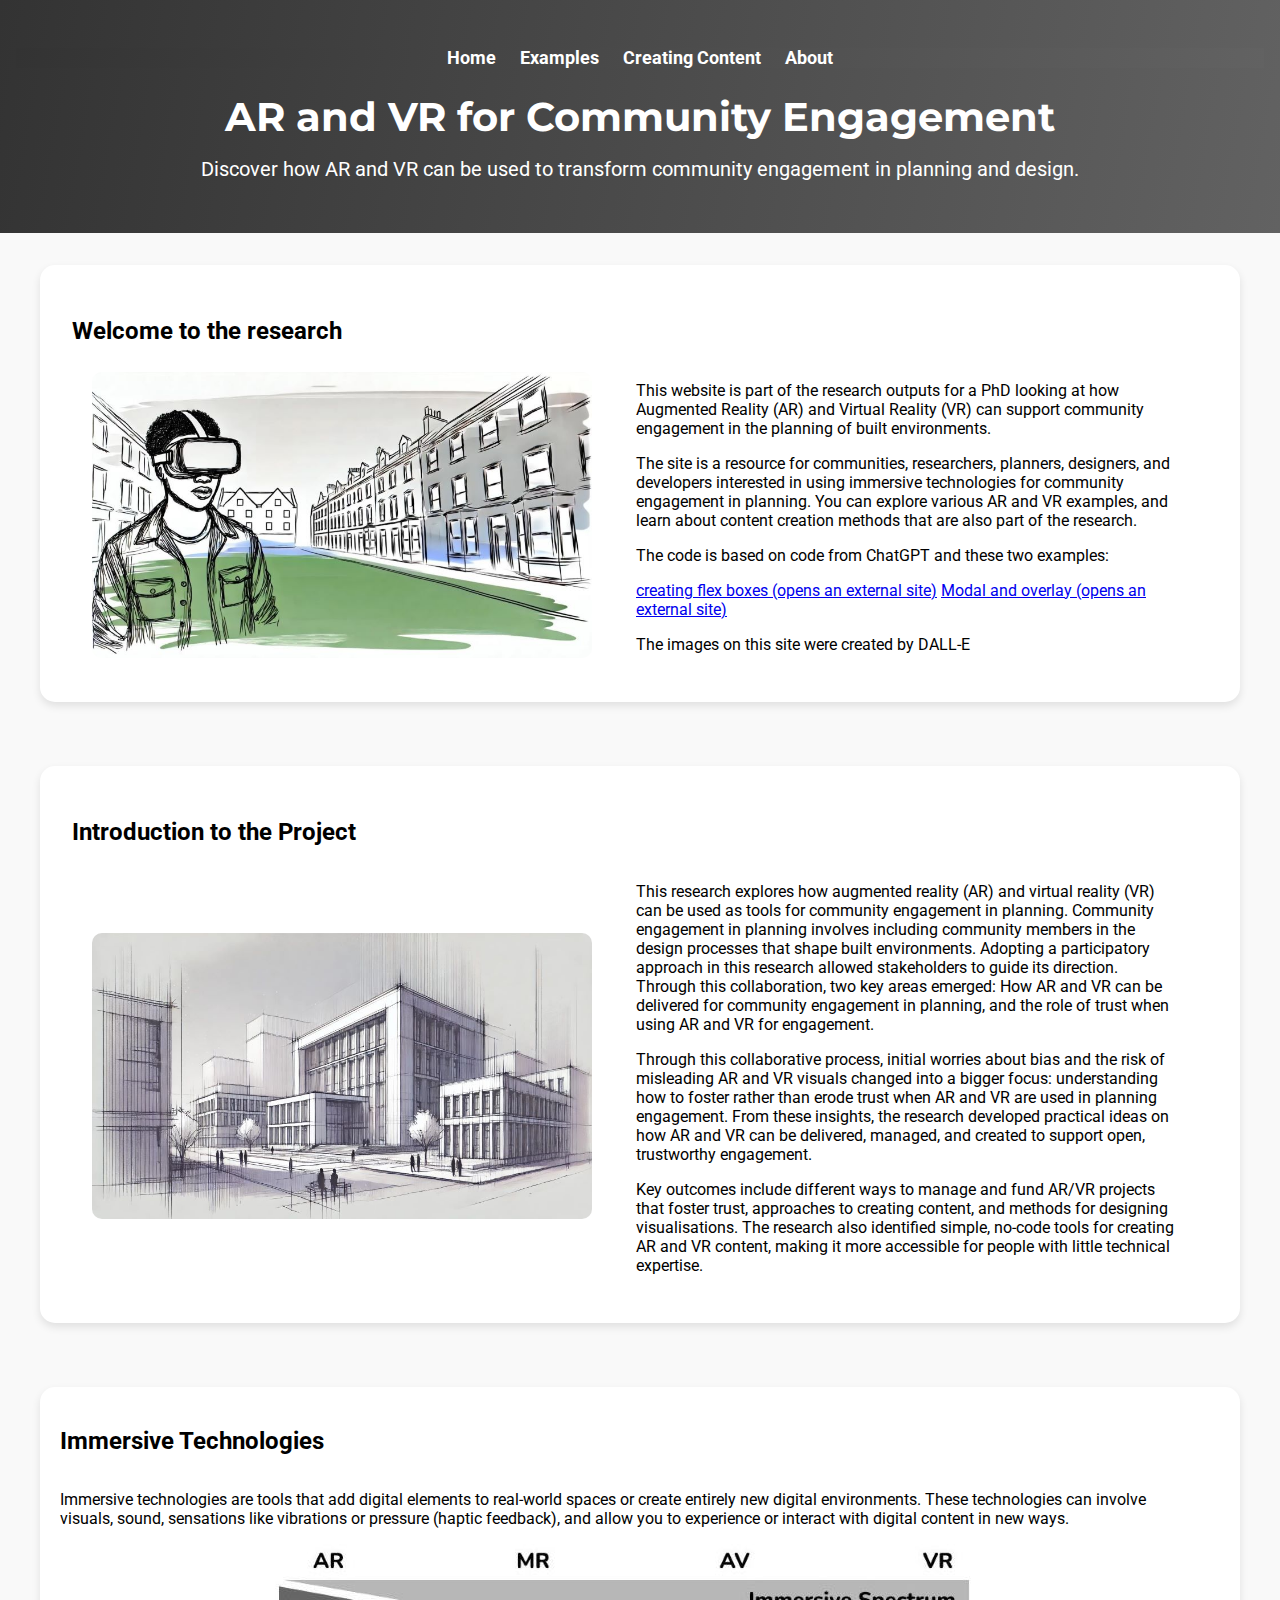
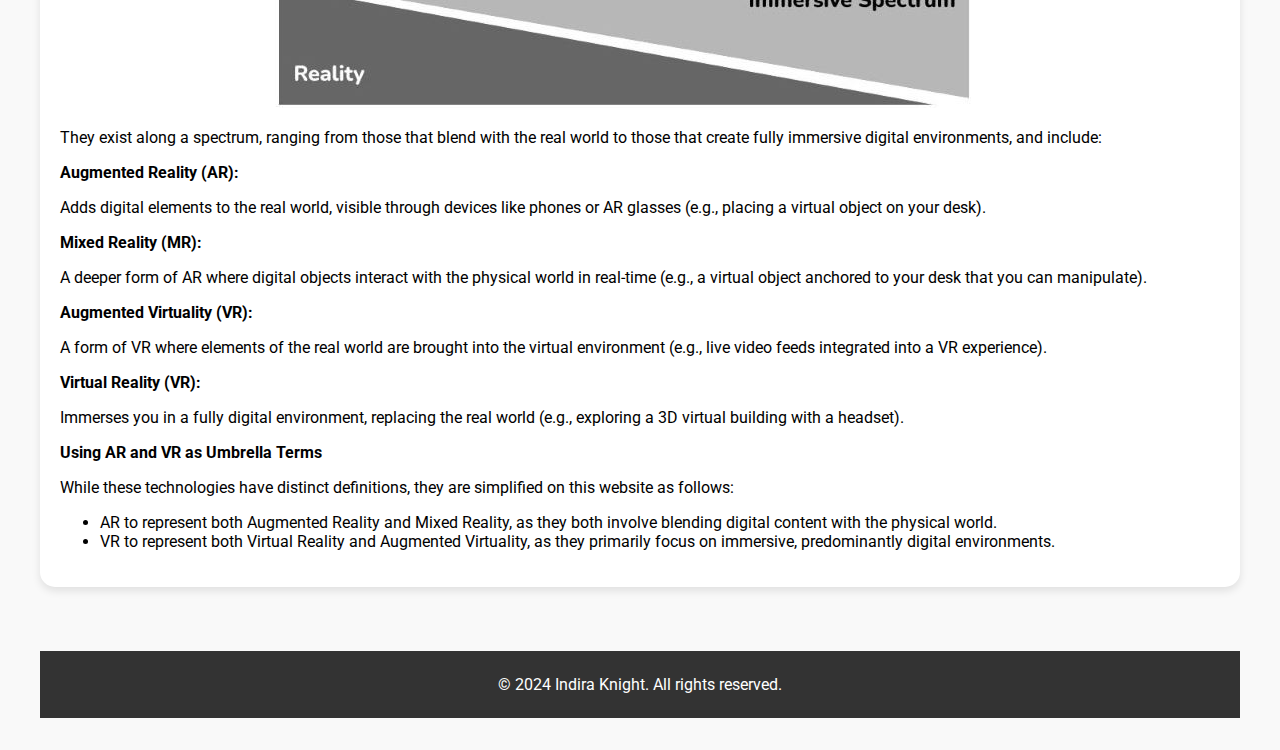
<file: index.html>
<!DOCTYPE html>
<html lang="en">
<head>
    <meta charset="UTF-8">
    <meta name="viewport" content="width=device-width, initial-scale=1.0">
    <title>AR and VR Project Home</title>
    <link rel="stylesheet" href="css/styles.css">
    <link rel="preconnect" href="https://fonts.googleapis.com">
    <link rel="preconnect" href="https://fonts.gstatic.com" crossorigin>
    <link href="https://fonts.googleapis.com/css2?family=Roboto:wght@400;700&display=swap" rel="stylesheet">
    <link href="https://fonts.googleapis.com/css2?family=Montserrat:wght@500;700&display=swap" rel="stylesheet">
    
</head>
<body lang="en">
    <header>
        <nav>
            <ul class="menu">
                <li><a href="index.html">Home</a></li>
                <li><a href="examples.html">Examples</a></li>
                <li><a href="content.html">Creating Content</a></li>
                <li><a href="about.html">About</a></li>
            </ul>
        </nav>
        <h1>AR and VR for Community Engagement</h1>
        <p>Discover how AR and VR can be used to transform community engagement in planning and design.</p>
    </header>

    <main>
        <section class="website-purpose-section">
            <h2>Welcome to the research</h2>
            <div class="content-wrapper">
                <div class="text-content">
                    
                   
                    <p>This website is part of the research outputs for a PhD looking at how Augmented Reality (AR) and Virtual Reality (VR) can support community engagement in the planning of built environments.
                    </p>
                    
                    
                    <p>The site is a resource for communities, researchers, planners, designers, and developers interested in using immersive technologies for community engagement in planning. You can explore various AR and VR examples, and learn about content creation methods that are also part of the research.</p>
                
                    <p>The code is based on code from ChatGPT and these two examples: </p>
                    <a href="https://www.sitepoint.com/community/t/stop-flex-items-matching-the-same-height-as-others/354304/10">creating flex boxes (opens an external site)</a>
                    <a href="https://codepen.io/tytowry/pen/vGrJyO">Modal and overlay (opens an external site)</a>

                    <p>The images on this site were created by DALL-E</p>

                    </div>
                
                <div class="image-content">
                    <img src="images/example2.jpg" alt="A drawing of man wearing a VR headset with building and streets behind him" />
                </div>
            </div>
        </section>
        
        <section class="intro-section">
            <h2>Introduction to the Project</h2>
            <div class="content-wrapper">
                <div class="text-content">
                    <p> This research explores how augmented reality (AR) and virtual reality (VR) can be used as tools for community engagement in planning. Community engagement in planning involves including community members in the design processes that shape built environments. Adopting a participatory approach in this research allowed stakeholders to guide its direction. Through this collaboration, two key areas emerged: How AR and VR can be delivered for community engagement in planning, and the role of trust when using AR and VR for engagement.</p>
                    <p>Through this collaborative process, initial worries about bias and the risk of misleading AR and VR visuals changed into a bigger focus: understanding how to foster rather than erode trust when AR and VR are used in planning engagement. From these insights, the research developed practical ideas on how AR and VR can be delivered, managed, and created to support open, trustworthy engagement.</p>
                    <p>Key outcomes include different ways to manage and fund AR/VR projects that foster trust, approaches to creating content, and methods for designing visualisations. The research also identified simple, no-code tools for creating AR and VR content, making it more accessible for people with little technical expertise.</p>
                </div>
                <div class="image-content">
                    <img src="images/example1.jpg" alt="A drawing of modern university sytle buildings with people walking." />
                </div>
            </div>
        </section>

        <section class="xr-explanation-section">
            <h2>Immersive Technologies</h2>
            
            <div class="content-wrapper">
                <div class="text-content">
                    <p>Immersive technologies are tools that add digital elements to real-world spaces or create entirely new digital environments. These technologies can involve visuals, sound, sensations like vibrations or pressure (haptic feedback), and allow you to experience or interact with digital content in new ways. </p>

                    <img src="images/Slide_library.jpg" alt="An illustration of the immersive spectrum" class="section-header-image" />
                    
                    <p>They exist along a spectrum, ranging from those that blend with the real world to those that create fully immersive digital environments, and include:</p>
                    
                    <h3>Augmented Reality (AR):</h3>
                    <p>
                        Adds digital elements to the real world, visible through devices like phones or AR glasses (e.g., placing a virtual object on your desk).
                    </p>
                    <h3>Mixed Reality (MR):</h3>
                    <p>
                        A deeper form of AR where digital objects interact with the physical world in real-time (e.g., a virtual object anchored to your desk that you can manipulate).
                    </p>
                    <h3>Augmented Virtuality (VR):</h3>
                    <p>
                        A form of VR where elements of the real world are brought into the virtual environment (e.g., live video feeds integrated into a VR experience).
                    </p>
                    <h3>Virtual Reality (VR):</h3>
                    <p>
                        Immerses you in a fully digital environment, replacing the real world (e.g., exploring a 3D virtual building with a headset).
                    </p>
                    <h3>Using AR and VR as Umbrella Terms</h3>
                    <p> While these technologies have distinct definitions, they are simplified on this website as follows: </p>
                    <ul>
                        <li>AR to represent both Augmented Reality and Mixed Reality, as they both involve blending digital content with the physical world.</li>
                        <li>VR to represent both Virtual Reality and Augmented Virtuality, as they primarily focus on immersive, predominantly digital environments.</li>
                    </ul>
                </div>
            </div>
        </section>

    <footer>
        <p>&copy; 2024 Indira Knight. All rights reserved.</p>
    </footer>



</body>
</html>
</file>
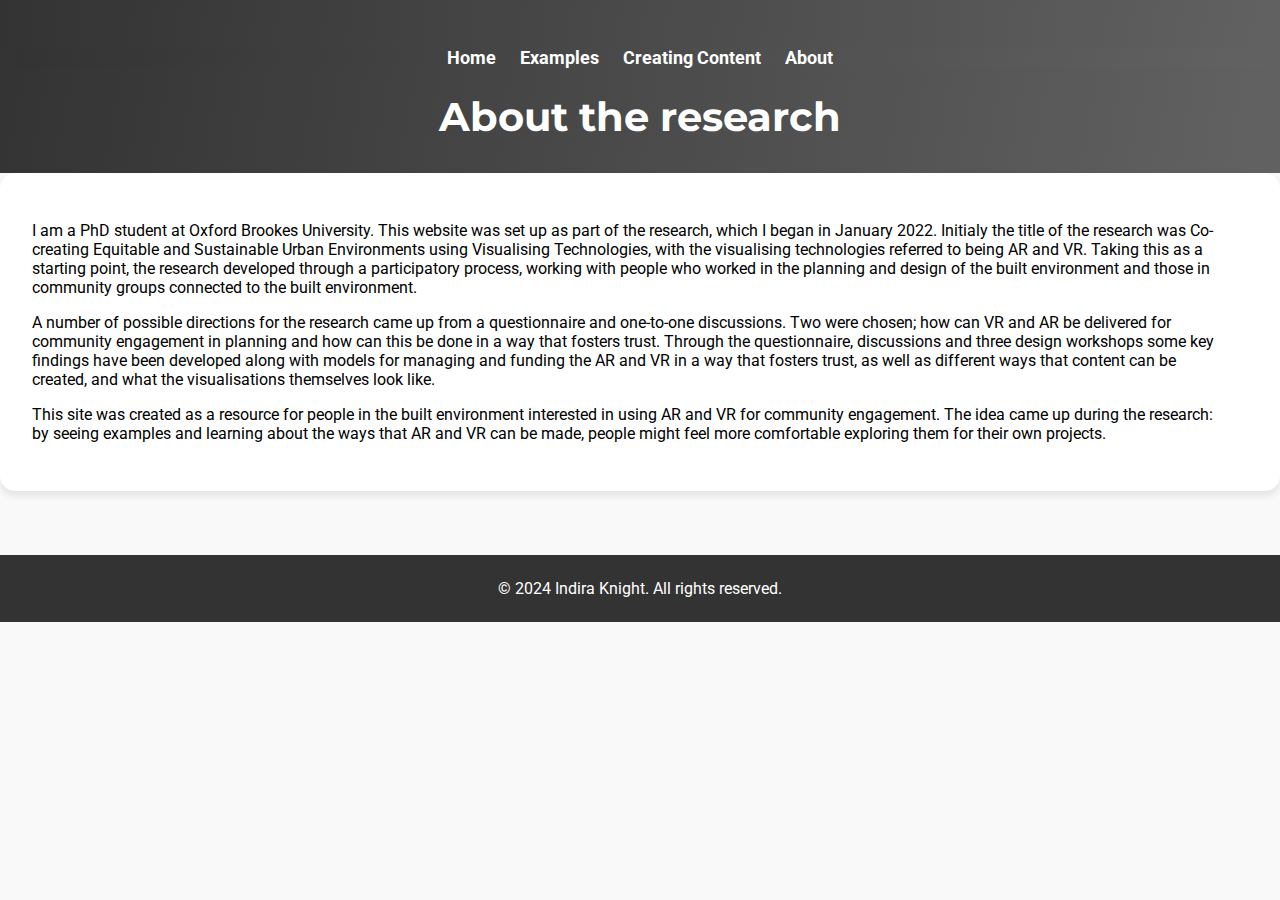
<file: about.html>
<!DOCTYPE html>
<html lang="en">
<head>
    <meta charset="UTF-8">
    <meta name="viewport" content="width=device-width, initial-scale=1.0">
    <title>AR and VR Project Home</title>
    <link rel="stylesheet" href="css/styles.css">
    <link rel="preconnect" href="https://fonts.googleapis.com">
    <link rel="preconnect" href="https://fonts.gstatic.com" crossorigin>
    <link href="https://fonts.googleapis.com/css2?family=Roboto:wght@400;700&display=swap" rel="stylesheet">
    <link href="https://fonts.googleapis.com/css2?family=Montserrat:wght@500;700&display=swap" rel="stylesheet">
    
</head>
<body lang="en">
    <header>
        <nav>
            <ul class="menu">
                <li><a href="index.html">Home</a></li>
                <li><a href="examples.html">Examples</a></li>
                <li><a href="content.html">Creating Content</a></li>
                <li><a href="about.html">About</a></li>
            </ul>
        </nav>
        <h1>About the research</h1>
    </header>

    <section class="website-purpose-section">
        <div class="content-wrapper">
            <div class="text-content">
                
                <p>I am a PhD student at Oxford Brookes University. This website was set up as part of the research, which I began in January 2022.  Initialy the title of the research was Co-creating Equitable and Sustainable Urban Environments using Visualising Technologies, with the visualising technologies referred to being AR and VR. Taking this as a starting point, the research developed through a participatory process, working with people who worked in the planning and design of the built environment and those in community groups connected to the built environment.</p>

                <p>A number of possible directions for the research came up from a questionnaire and one-to-one discussions. Two were chosen; how can VR and AR be delivered for community engagement in planning and how can this be done in a way that fosters trust. Through the questionnaire, discussions and three design workshops some key findings have been developed along with models for managing and funding the AR and VR in a way that fosters trust, as well as different ways that content can be created, and what the visualisations themselves look like.</p>

                <p>This site was created as a resource for people in the built environment interested in using AR and VR for community engagement. The idea came up during the research: by seeing examples and learning about the ways that AR and VR can be made, people might feel more comfortable exploring them for their own projects. </p>

                </div>            
        </div>
    </section>
    <footer>
        <p>&copy; 2024 Indira Knight. All rights reserved.</p>
    </footer>

   

</body>
</html>
</file>
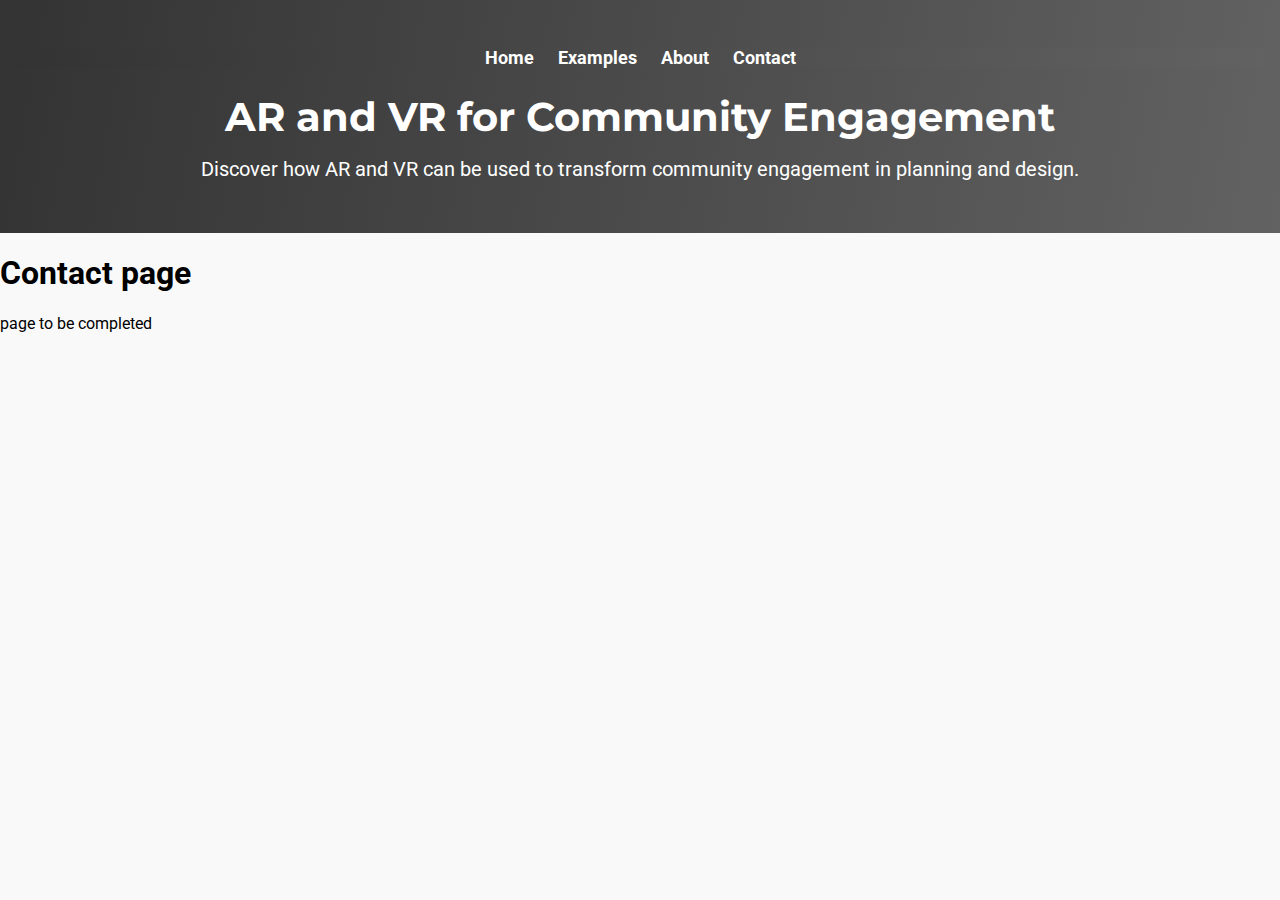
<file: contact.html>
<!DOCTYPE html>
<html lang="en">
<head>
    <meta charset="UTF-8">
    <meta name="viewport" content="width=device-width, initial-scale=1.0">
    <title>AR and VR Project Home</title>
    <link rel="stylesheet" href="css/styles.css">
    <link rel="preconnect" href="https://fonts.googleapis.com">
    <link rel="preconnect" href="https://fonts.gstatic.com" crossorigin>
    <link href="https://fonts.googleapis.com/css2?family=Roboto:wght@400;700&display=swap" rel="stylesheet">
    <link href="https://fonts.googleapis.com/css2?family=Montserrat:wght@500;700&display=swap" rel="stylesheet">
    
</head>
<body lang="en">
    <header>
        <nav>
            <ul class="menu">
                <li><a href="index.html">Home</a></li>
                <li><a href="examples.html">Examples</a></li>
                <li><a href="about.html">About</a></li>
                <li><a href="contact.html">Contact</a></li>
            </ul>
        </nav>
        <h1>AR and VR for Community Engagement</h1>
        <p>Discover how AR and VR can be used to transform community engagement in planning and design.</p>
    </header>

    <h1>Contact page</h1>
    <p>page to be completed</p>

</body>
</html>
</file>
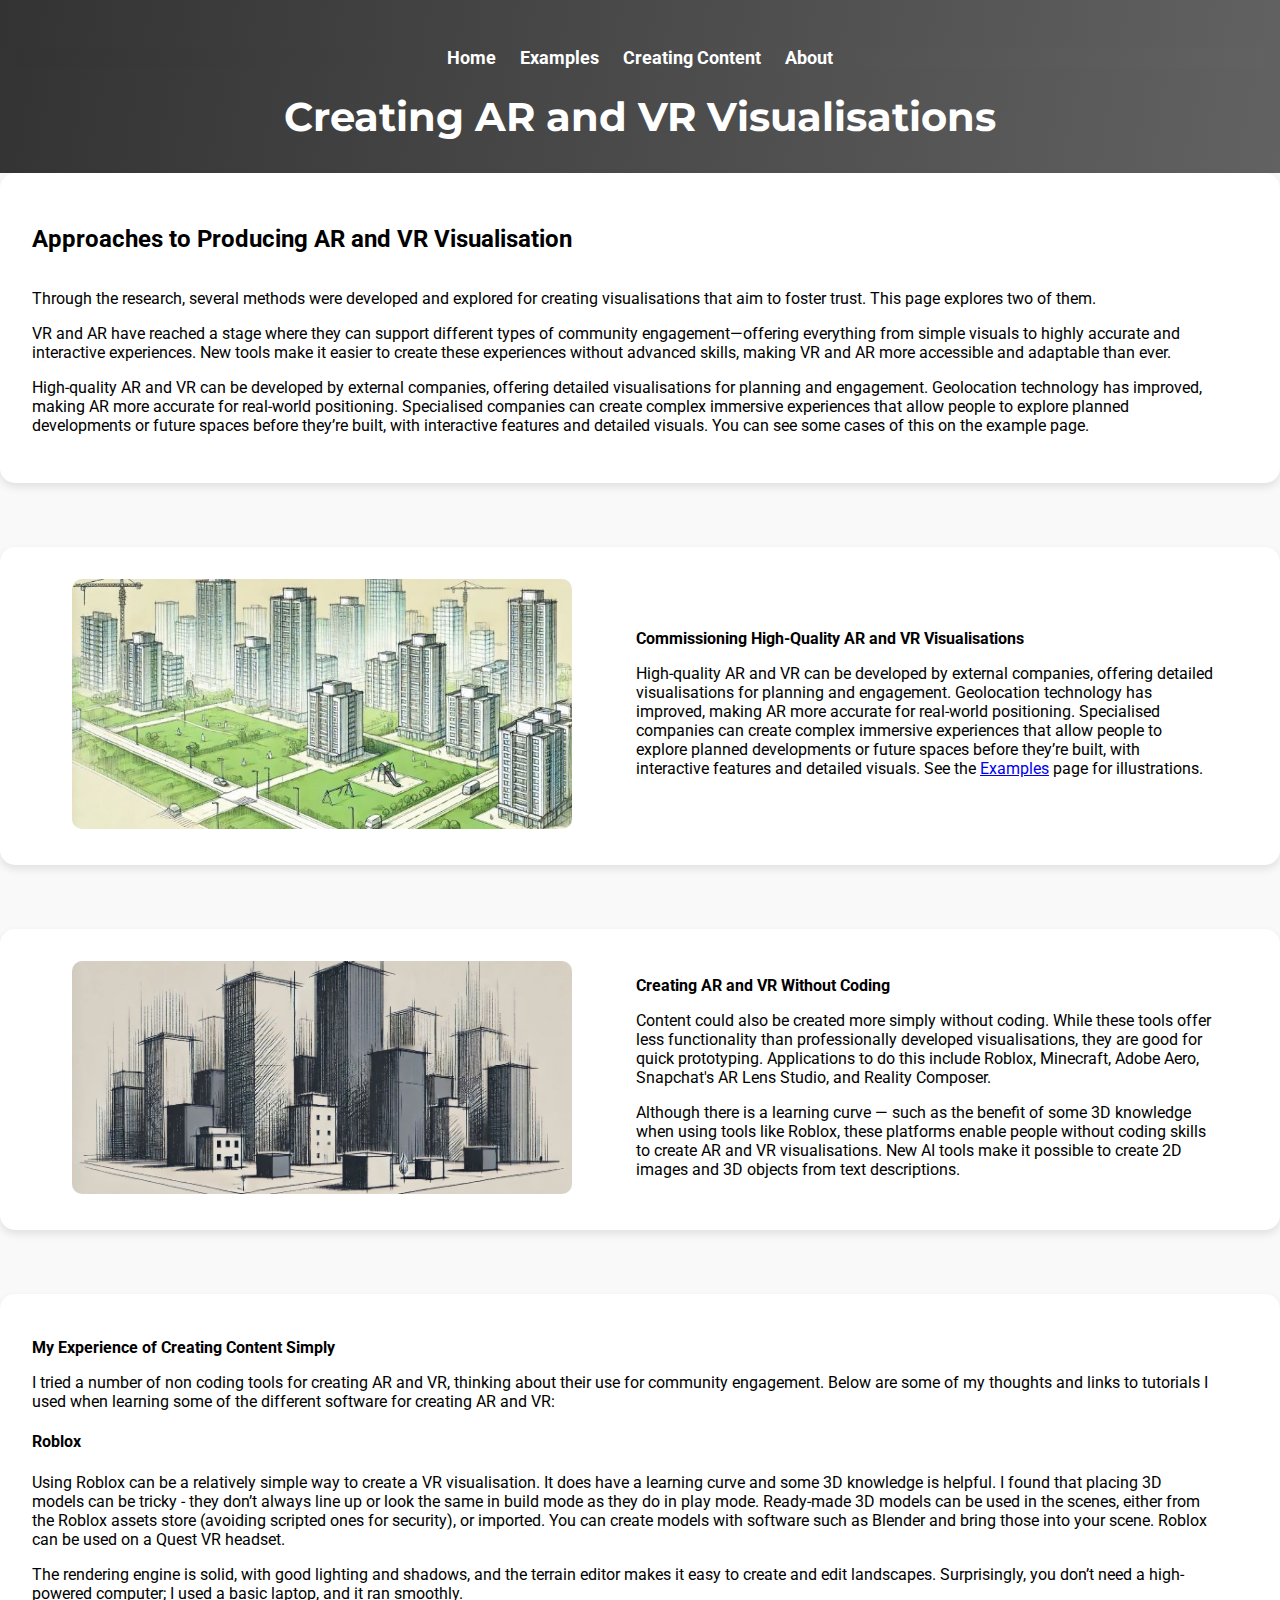
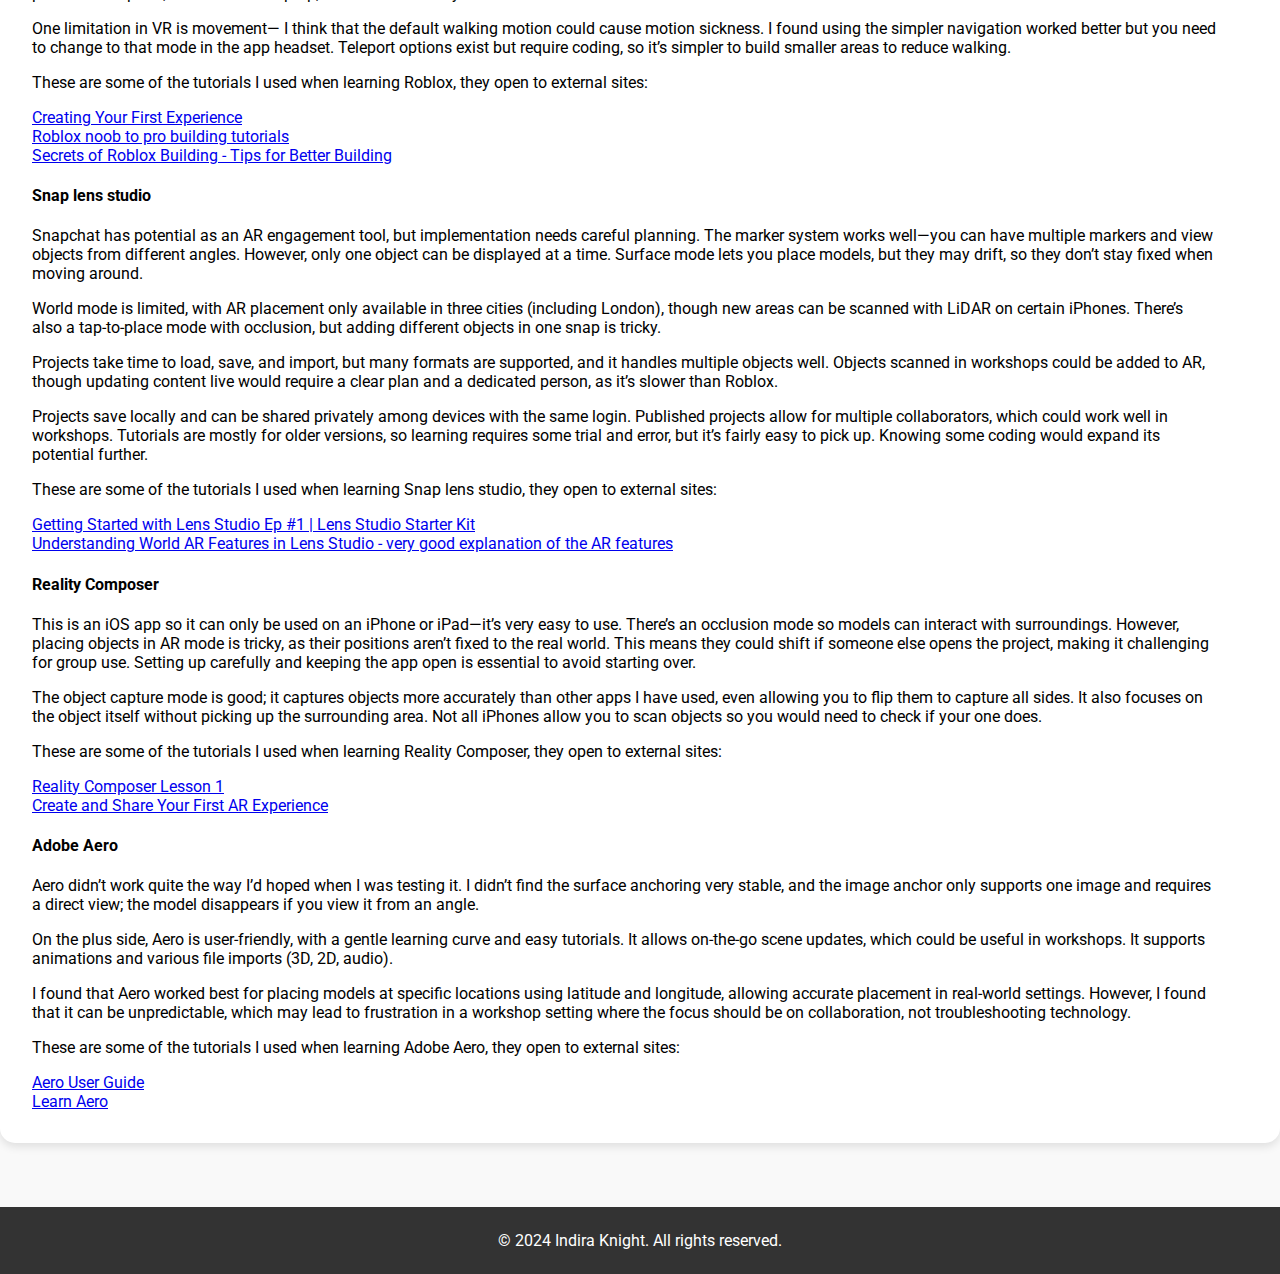
<file: content.html>
<!DOCTYPE html>
<html lang="en">
<head>
    <meta charset="UTF-8">
    <meta name="viewport" content="width=device-width, initial-scale=1.0">
    <title>AR and VR Project Home</title>
    <link rel="stylesheet" href="css/styles.css">
    <link rel="preconnect" href="https://fonts.googleapis.com">
    <link rel="preconnect" href="https://fonts.gstatic.com" crossorigin>
    <link href="https://fonts.googleapis.com/css2?family=Roboto:wght@400;700&display=swap" rel="stylesheet">
    <link href="https://fonts.googleapis.com/css2?family=Montserrat:wght@500;700&display=swap" rel="stylesheet">
    
</head>
<body lang="en">
    <header>
        <nav>
            <ul class="menu">
                <li><a href="index.html">Home</a></li>
                <li><a href="examples.html">Examples</a></li>
                <li><a href="content.html">Creating Content</a></li>
                <li><a href="about.html">About</a></li>
            </ul>
        </nav>
        <h1>Creating AR and VR Visualisations</h1>
    </header>

    <section class="website-purpose-section">
        <h2>Approaches to Producing AR and VR Visualisation</h2>
        <div class="content-wrapper">
            <div class="text-content">
                        
                
                <p>Through the research, several methods were developed and explored for creating visualisations that aim to foster trust. This page explores two of them.</p>

                <p>VR and AR have reached a stage where they can support different types of community engagement—offering everything from simple visuals to highly accurate and interactive experiences. New tools make it easier to create these experiences without advanced skills, making VR and AR more accessible and adaptable than ever.</p>

                <p>High-quality AR and VR can be developed by external companies, offering detailed visualisations for planning and engagement. Geolocation technology has improved, making AR more accurate for real-world positioning. Specialised companies can create complex immersive experiences that allow people to explore planned developments or future spaces before they’re built, with interactive features and detailed visuals. You can see some cases of this on the example page.</p>
                </div>            
        </div>
    </section>
    <section class="website-purpose-section">
        <div class="content-wrapper">
            <div class="text-content">
                <h3>Commissioning High-Quality AR and VR Visualisations</h3>
                <p>High-quality AR and VR can be developed by external companies, offering detailed visualisations for planning and engagement. Geolocation technology has improved, making AR more accurate for real-world positioning. Specialised companies can create complex immersive experiences that allow people to explore planned developments or future spaces before they’re built, with interactive features and detailed visuals. See the <a href="examples.html">Examples</a> page for illustrations.</p>
                </div>
            <div class="image-content">
                <img src="images/detailsVisual.jpg" alt="Website overview showing different sections" />
            </div>
        </div>
    </section>
    
    
    <section class="website-purpose-section">
        <div class="content-wrapper">
            <div class="text-content">
                <h3>Creating AR and VR Without Coding</h3>
                <p>Content could also be created more simply without coding. While these tools offer less functionality than professionally developed visualisations, they are good for quick prototyping. Applications to do this include Roblox, Minecraft, Adobe Aero, Snapchat's AR Lens Studio, and Reality Composer.</p>

                <p>Although there is a learning curve — such as the benefit of some 3D knowledge when using tools like Roblox, these platforms enable people without coding skills to create AR and VR visualisations. New AI tools make it possible to create 2D images and 3D objects from text descriptions.</p>
                </div>
                
            <div class="image-content">
                <img src="images/greyBoxes.jpg" alt="Website overview showing different sections" />
            </div>
        </div>
    </section>

    <section class="website-purpose-section">
        <div class="content-wrapper">
            <div class="text-content">
                <h3>My Experience of Creating Content Simply</h3>
                
                <p>I tried a number of non coding tools for creating AR and VR, thinking about their use for community engagement. Below are some of my thoughts and links to tutorials I used when learning some of the different software for creating AR and VR:</p>
                
                <h4>Roblox</h4>
                <p>Using Roblox can be a relatively simple way to create a VR visualisation. It does have a learning curve and some 3D knowledge is helpful. I found that placing 3D models can be tricky - they don’t always line up or look the same in build mode as they do in play mode. Ready-made 3D models can be used in the scenes, either from the Roblox assets store (avoiding scripted ones for security), or imported. You can create models with software such as Blender and bring those into your scene. Roblox can be used on a Quest VR headset.</p>
                    
                <p>The rendering engine is solid, with good lighting and shadows, and the terrain editor makes it easy to create and edit landscapes. Surprisingly, you don’t need a high-powered computer; I used a basic laptop, and it ran smoothly. </p>
                    
                <p>One limitation in VR is movement— I think that the default walking motion could cause motion sickness. I found using the simpler navigation worked better but you need to change to that mode in the app headset. Teleport options exist but require coding, so it’s simpler to build smaller areas to reduce walking.
                    </p>
                <p>These are some of the tutorials I used when learning Roblox, they open to external sites:</p>
                <a href="https://create.roblox.com/docs/tutorials/first-experience">Creating Your First Experience</a><br />
                <a href="https://www.youtube.com/playlist?list=PLEGfj4vwz2bjIf-T1kMQxLv4GNzfd5kMT">Roblox noob to pro building tutorials</a><br />
                <a href="https://www.youtube.com/watch?v=7vXk_YqxW-c">Secrets of Roblox Building - Tips for Better Building</a>

                <h4>Snap lens studio</h4>
                
                <p>Snapchat has potential as an AR engagement tool, but implementation needs careful planning. The marker system works well—you can have multiple markers and view objects from different angles. However, only one object can be displayed at a time. Surface mode lets you place models, but they may drift, so they don’t stay fixed when moving around. </p>
                   
                <p>World mode is limited, with AR placement only available in three cities (including London), though new areas can be scanned with LiDAR on certain iPhones. There’s also a tap-to-place mode with occlusion, but adding different objects in one snap is tricky.</p>
                    
                <p>Projects take time to load, save, and import, but many formats are supported, and it handles multiple objects well. Objects scanned in workshops could be added to AR, though updating content live would require a clear plan and a dedicated person, as it’s slower than Roblox. </p>
                    
                <p>Projects save locally and can be shared privately among devices with the same login. Published projects allow for multiple collaborators, which could work well in workshops. Tutorials are mostly for older versions, so learning requires some trial and error, but it’s fairly easy to pick up. Knowing some coding would expand its potential further.</p>
                <p>These are some of the tutorials I used when learning Snap lens studio, they open to external sites:</p>
                <a href="https://www.youtube.com/watch?v=KCshQhKnN7Y">Getting Started with Lens Studio Ep #1 | Lens Studio Starter Kit</a><br /> 
                <a href="https://www.youtube.com/watch?v=TST0WQJGqS0">Understanding World AR Features in Lens Studio - very good explanation of the AR features</a> 

                <h4>Reality Composer</h4>
                <p>This is an iOS app so it can only be used on an iPhone or iPad—it’s very easy to use. There’s an occlusion mode so models can interact with surroundings. However, placing objects in AR mode is tricky, as their positions aren’t fixed to the real world. This means they could shift if someone else opens the project, making it challenging for group use. Setting up carefully and keeping the app open is essential to avoid starting over.</p>
                <p>The object capture mode is good; it captures objects more accurately than other apps I have used, even allowing you to flip them to capture all sides. It also focuses on the object itself without picking up the surrounding area. Not all iPhones allow you to scan objects so you would need to check if your one does. </p>
                
                <p>These are some of the tutorials I used when learning Reality Composer, they open to external sites:</p>
                
                <a href="https://www.youtube.com/watch?v=PwObY0_9OcM">Reality Composer Lesson 1</a><br />
                <a href="https://www.youtube.com/watch?v=v-xoRYg_z6U">Create and Share Your First AR Experience</a> 

                <h4>Adobe Aero</h4>
                <p>Aero didn’t work quite the way I’d hoped when I was testing it. I didn’t find the surface anchoring very stable, and the image anchor only supports one image and requires a direct view; the model disappears if you view it from an angle.</p>

                <p>On the plus side, Aero is user-friendly, with a gentle learning curve and easy tutorials. It allows on-the-go scene updates, which could be useful in workshops. It supports animations and various file imports (3D, 2D, audio). </p>

                <p>I found that Aero worked best for placing models at specific locations using latitude and longitude, allowing accurate placement in real-world settings. However, I found that it can be unpredictable, which may lead to frustration in a workshop setting where the focus should be on collaboration, not troubleshooting technology.</p>
                <p>These are some of the tutorials I used when learning Adobe Aero, they open to external sites:</p>

                <a href="https://helpx.adobe.com/uk/aero/user-guide.html">Aero User Guide</a><br />
                <a href="https://creativecloud.adobe.com/en-GB/learn/app/aero">Learn Aero</a>

            </div>

        </div>
    </section>

    <footer>
        <p>&copy; 2024 Indira Knight. All rights reserved.</p>
    </footer>

   

</body>
</html>
</file>
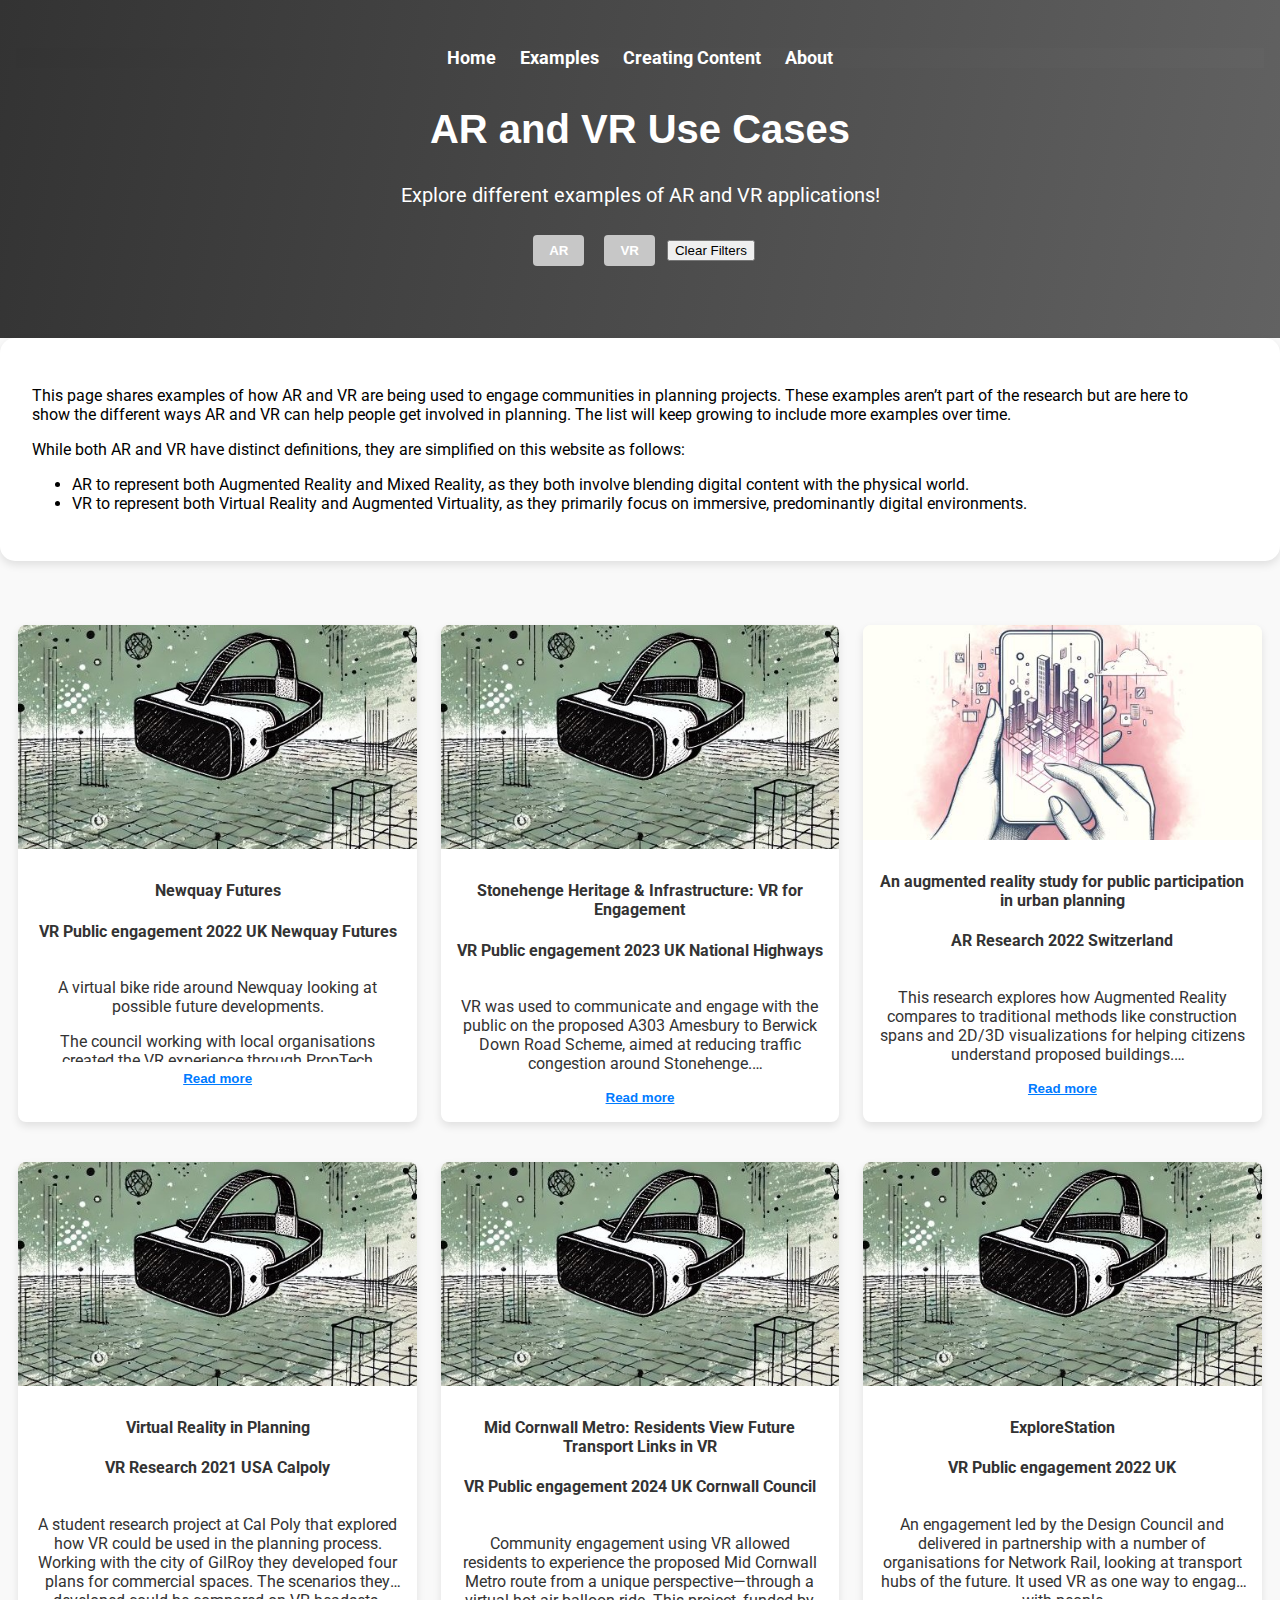
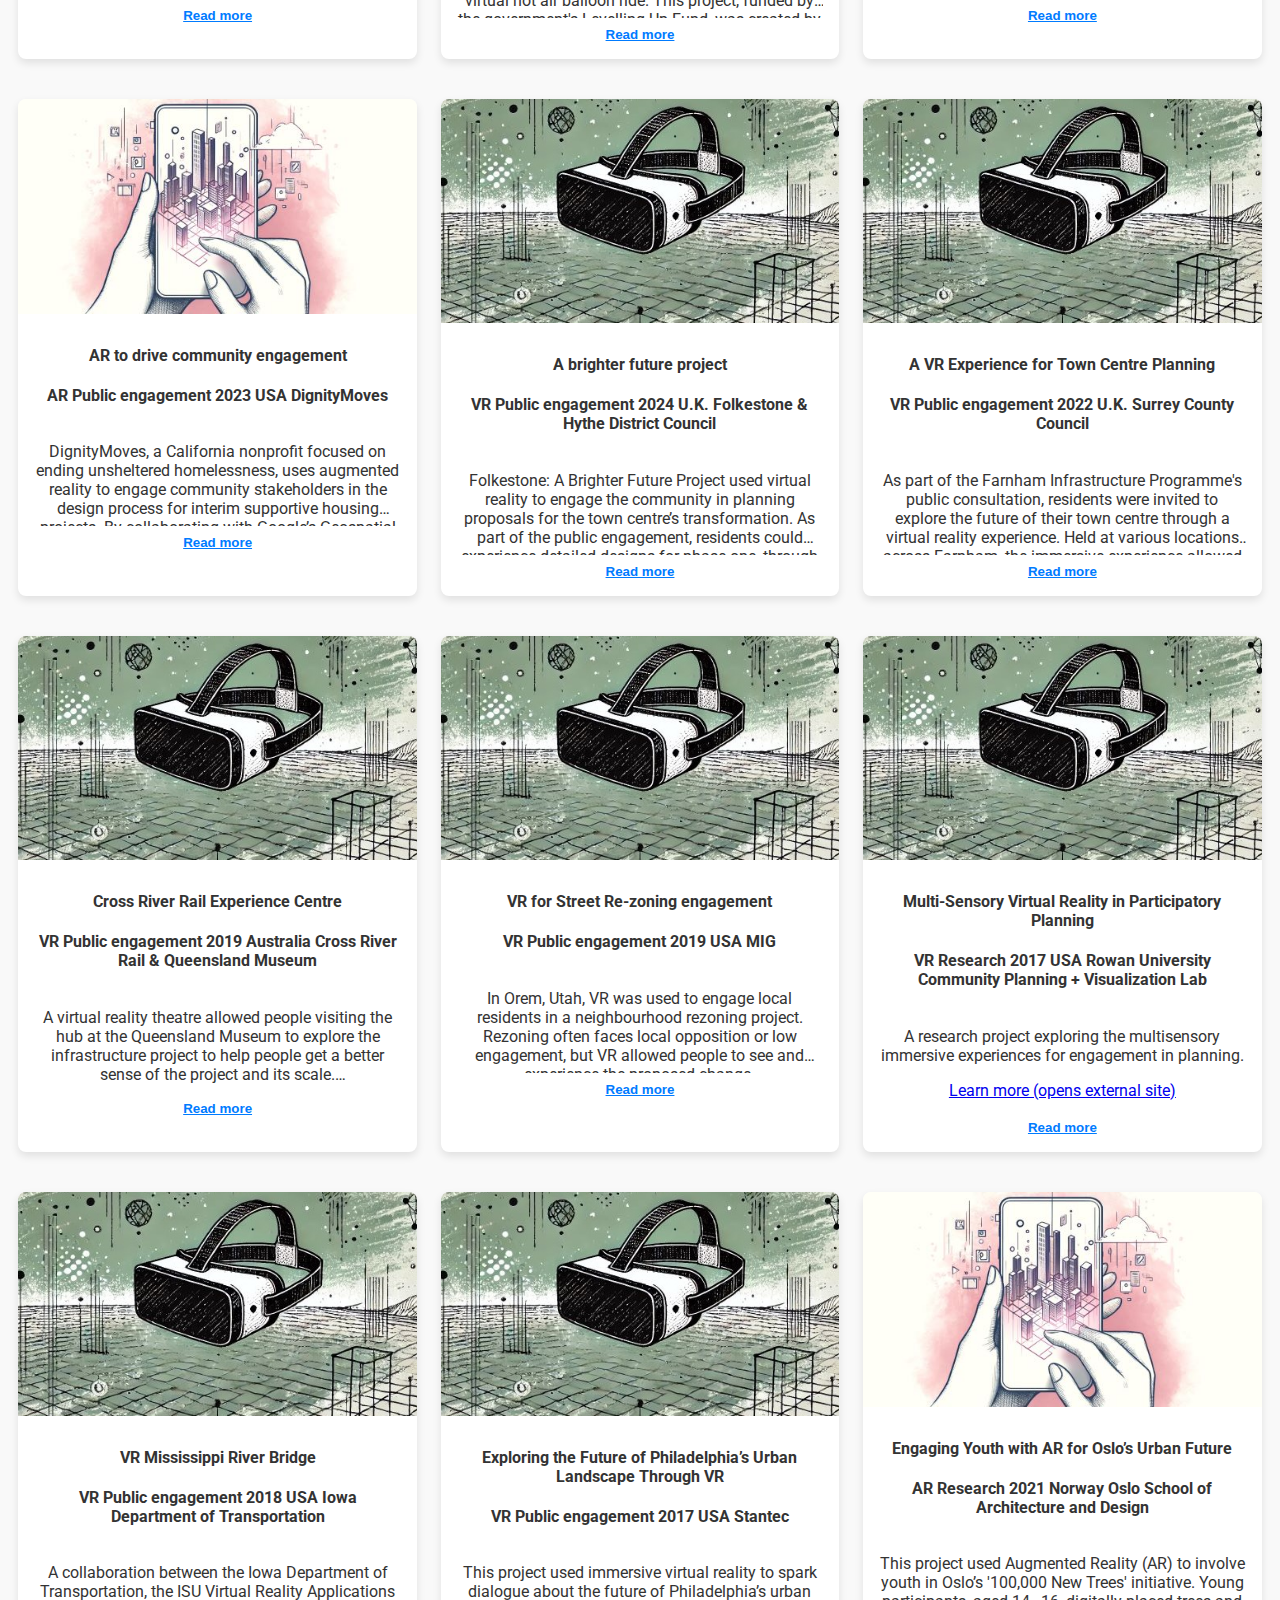
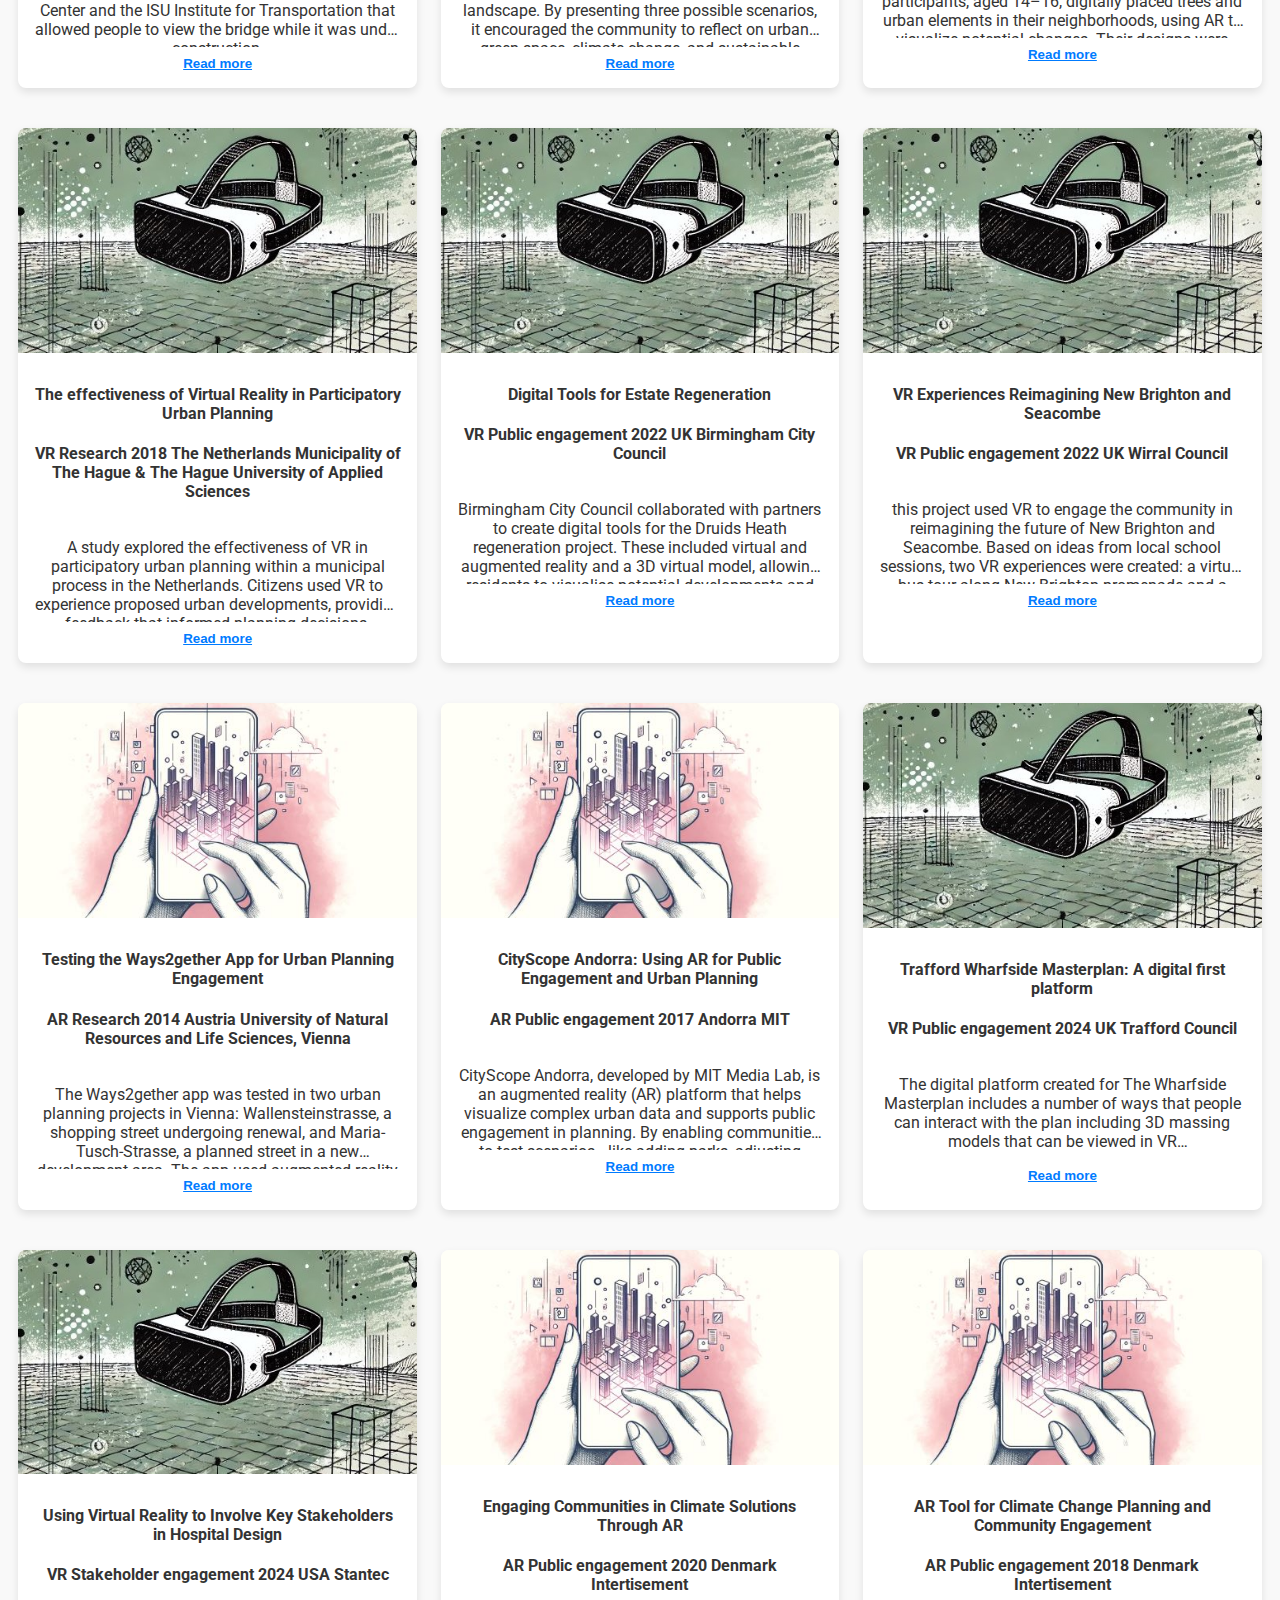
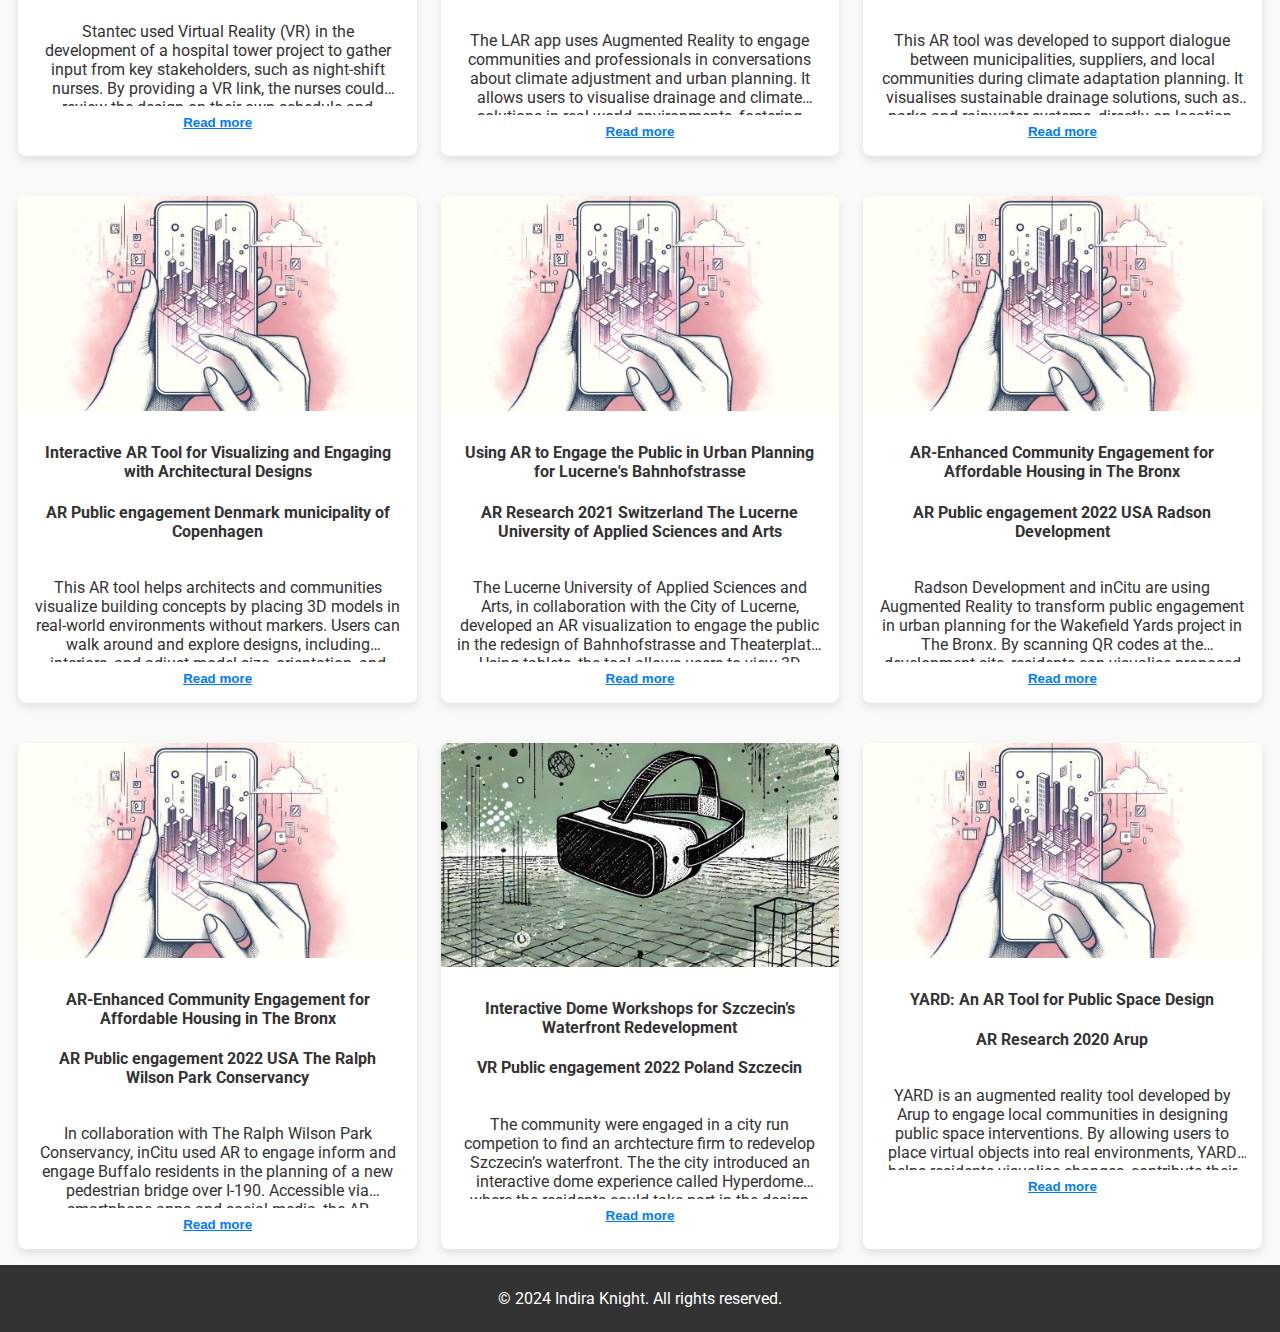
<file: examples.html>
<!DOCTYPE html>
<html lang="en">
<head>
    <meta charset="UTF-8">
    <meta name="viewport" content="width=device-width, initial-scale=1.0">
    <title>AR and VR Examples Showcase</title>
    <link rel="stylesheet" href="css/styles.css">
    <link rel="stylesheet" href="css/examples.css">
    <link rel="preconnect" href="https://fonts.googleapis.com">
    <link rel="preconnect" href="https://fonts.gstatic.com" crossorigin>
    <link href="https://fonts.googleapis.com/css2?family=Roboto:wght@400;700&display=swap" rel="stylesheet">
</head>
<body lang="en">
    <header>
        <nav>
            <ul class="menu">
                <li><a href="index.html">Home</a></li>
                <li><a href="examples.html">Examples</a></li>
                <li><a href="content.html">Creating Content</a></li>
                <li><a href="about.html">About</a></li>
            </ul>
        </nav>
        <h1>AR and VR Use Cases</h1>
        <p>Explore different examples of AR and VR applications!</p>
        <div class="filter-controls">
            <button class="filter-btn" data-filter="AR" aria-pressed="false">AR</button>
            <button class="filter-btn" data-filter="VR" aria-pressed="false">VR</button>
            <button class="clear-filters" onclick="clearFilters()">Clear Filters</button>
        </div>
    </header>

    <section class="intro-section">
        <!-- <h2>Introduction to the Project</h2> -->
        <div class="content-wrapper">
            <div class="text-content">
                <p> This page shares examples of how AR and VR are being used to engage communities in planning projects. These examples aren’t part of the research but are here to show the different ways AR and VR can help people get involved in planning. The list will keep growing to include more examples over time.</p>
                


                <p> While both AR and VR have distinct definitions, they are simplified on this website as follows: </p>
                    <ul>
                        <li>AR to represent both Augmented Reality and Mixed Reality, as they both involve blending digital content with the physical world.</li>
                        <li>VR to represent both Virtual Reality and Augmented Virtuality, as they primarily focus on immersive, predominantly digital environments.</li>
                    </ul>
            </div>
            <!-- <div class="image-content">
                <img src="images/example1.jpg" alt="Community members using AR to visualize planning" />
            </div> -->
        </div>
    </section>

    <!-- <h1>This page shows examples of the use of AR and VR for that have been used for community engagment in planning. They are not connected to the research but this page aims to be a resource of exmples.</h1> -->
    <div class="columns"></div> 

    <div id="modal" class="modal" role="dialog" aria-hidden="true" aria-labelledby="modal-title" aria-describedby="modal-body">
        <div class="modal-content">
            <button class="close-button" onclick="closeModal()" aria-label="Close modal">Close</button>
            <h3 id="modal-title"></h3>
            <h4 id="model-category"></h4>
            <div id="modal-body"></div>
        </div>
    </div>

    <footer>
        <p>&copy; 2024 Indira Knight. All rights reserved.</p>
    </footer>

    <script>
        // Fetch JSON data and create boxes dynamically
        document.addEventListener('DOMContentLoaded', () => {
            fetch('data/data.json')
                .then(response => response.json())
                .then(data => {
                    const columnsContainer = document.querySelector('.columns');
                    columnsContainer.innerHTML = ''; // Clear initial content

                    data.forEach(item => {
                        const box = document.createElement('div');
                        box.className = 'box';
                        box.setAttribute('data-category', item.category);

                        const img = document.createElement('img');
                        img.src = item.image;
                        img.alt = item.alt ? item.alt : item.title;

                        const content = document.createElement('div');
                        content.className = 'content';

                        const title = document.createElement('h3');
                        title.textContent = item.title;

                        const category = document.createElement('h4');
                        category.textContent = item.category;

                        const truncateDiv = document.createElement('div');
                        truncateDiv.className = 'truncate';
                        truncateDiv.setAttribute('aria-expanded', 'false');

                        // Add description paragraphs
                        item.description.forEach(desc => {
                            const p = document.createElement('p');
                            p.textContent = desc;
                            truncateDiv.appendChild(p);
                        });

                        // Add URL if available
                        if (item.url) {
                            const link = document.createElement('a');
                            link.href = item.url;
                            link.textContent = 'Learn more (opens external site)';
                            link.target = '_blank';
                            link.className = 'learn-more-link';
                            truncateDiv.appendChild(link);
                        }

                        const readMoreButton = document.createElement('button');
                        readMoreButton.className = 'read-more';
                        readMoreButton.textContent = 'Read more';
                        readMoreButton.setAttribute('aria-expanded', 'false');
                        readMoreButton.onclick = () => openModal(readMoreButton);

                        content.appendChild(title);
                        content.appendChild(category);
                        content.appendChild(truncateDiv);
                        content.appendChild(readMoreButton);
                        box.appendChild(img);
                        box.appendChild(content);
                        columnsContainer.appendChild(box);
                    });
                })
                .catch(error => console.error('Error loading JSON data:', error));
        });

        // Modal handling remains the same
        function openModal(button) {
            const content = button.parentElement;
            const title = content.querySelector('h3').textContent;
            const category = content.querySelector('h4').textContent;
            const paragraphs = content.querySelectorAll('.truncate p');

            let fullText = '';

        // Add all paragraphs to modal content
        paragraphs.forEach(p => {
            fullText += `<p>${p.textContent}</p>`;
        });

        // Add URL if available
        const link = content.querySelector('.learn-more-link');
        if (link) {
            fullText += `<p><a href="${link.href}" target="_blank" class="learn-more-link">${link.textContent}</a></p>`;
        }
            // paragraphs.forEach(p => {
            //     fullText += `<p>${p.textContent}</p>`;
            // });
            const modalBody = document.getElementById('modal-body');

            document.getElementById('modal-title').textContent = title;
            document.getElementById('model-category').textContent = category;
            modalBody.innerHTML = fullText;
            const modal = document.getElementById('modal');
            modal.style.display = 'flex';
            modal.setAttribute('aria-hidden', 'false');
            modal.focus();
            document.body.style.overflow = 'hidden'; // Prevent background scroll

            // Trap focus within the modal
            const focusableElements = modal.querySelectorAll('button, [href], input, select, textarea, [tabindex]:not([tabindex="-1"])');
            const firstFocusableElement = focusableElements[0];
            const lastFocusableElement = focusableElements[focusableElements.length - 1];

            document.addEventListener('keydown', function(e) {
                if (e.key === 'Tab') {
                    if (e.shiftKey) { // Shift + Tab
                        if (document.activeElement === firstFocusableElement) {
                            e.preventDefault();
                            lastFocusableElement.focus();
                        }
                    } else { // Tab
                        if (document.activeElement === lastFocusableElement) {
                            e.preventDefault();
                            firstFocusableElement.focus();
                        }
                    }
                }
                if (e.key === 'Escape') {
                    closeModal();
                }
            });
        }

        function closeModal() {
            const modal = document.getElementById('modal');
            modal.style.display = 'none';
            modal.setAttribute('aria-hidden', 'true');
            document.body.style.overflow = 'auto'; // Restore background scroll
        }

        // Filter logic remains the same
        document.querySelectorAll('.filter-btn').forEach(button => {
            button.addEventListener('click', () => {
                const isPressed = button.getAttribute('aria-pressed') === 'true';
                button.setAttribute('aria-pressed', !isPressed);
                button.classList.toggle('active-filter', !isPressed);

                const selectedFilters = Array.from(document.querySelectorAll('.filter-btn[aria-pressed="true"]'))
                    .map(btn => btn.getAttribute('data-filter'));

                document.querySelectorAll('.box').forEach(box => {
                    const categoryAttr = box.getAttribute('data-category');
                    if (selectedFilters.length === 0) {
                        // Show all boxes if no filters are selected
                        box.style.display = 'block';
                    } else if (categoryAttr) {
                        const categories = categoryAttr.split(' ');
                        // Show the box if it matches ANY of the selected filters
                        const shouldShow = selectedFilters.some(filter => categories.includes(filter));
                        box.style.display = shouldShow ? 'block' : 'none';
                    }
                });
            });
        });

        function clearFilters() {
            document.querySelectorAll('.filter-btn').forEach(button => {
                button.setAttribute('aria-pressed', 'false');
                button.classList.remove('active-filter');
            });
            document.querySelectorAll('.box').forEach(box => {
                box.style.display = 'block';
            });
        }
    </script>

</body>
</html>
</file>
<file: css/styles.css>
/* styles.css */

body {
    font-family: 'Roboto', sans-serif;
    margin: 0;
    padding: 0;
    background-color: #f9f9f9;
}
header {
    background: linear-gradient(100deg, #333, #626262);
    color: white;
    text-align: center;
    padding: 2rem 1rem;
}
header h1 {
    font-family: 'Montserrat', sans-serif;
    font-size: 2.5rem;
    margin: 0;
}
header p {
    font-size: 1.25rem;
    margin-top: 1rem;
}
.menu {
    list-style: none;
    background: linear-gradient(100deg, #333, #626262);
    padding: 0;
    display: flex;
    justify-content: center;
    gap: 1.5rem;
    margin-bottom: 1.5rem;
}
.menu li {
    display: inline;
}
.menu a {
    color: white;
    text-decoration: none;
    font-weight: bold;
    font-size: 1.1rem;
}
main {
    padding: 2rem 1rem;
    max-width: 1200px;
    margin: auto;
}
section {
    margin-bottom: 4rem;
    padding: 2rem;
    background: white;
    border-radius: 15px;
    box-shadow: 0 4px 8px rgba(0, 0, 0, 0.1);
}
.content-wrapper {
    display: flex;
    flex-direction: column;
    gap: 1.5rem;
}
.text-content {
    order: 2;
}
.image-content {
    order: 1;
    text-align: center;
}
.image-content img {
    width: 100%;
    max-width: 500px;
    border-radius: 10px;
}

.xr-explanation-section {
    /* text-align: center; */
    padding: 20px;
}

.xr-explanation-section .section-header-image {
    max-width: 100%;
    height: auto;
    margin: 0 auto 20px auto; /* Adds space below the image */
    display: block;
}

h3 {
    display: block;
    font-size: 1em;
    margin-block-start: 0.75em;
    margin-block-end: 0.75em;
    margin-inline-start: 0px;
    margin-inline-end: 0px;
    font-weight: bold;
    unicode-bidi: isolate;
}


@media (min-width: 768px) {
    .content-wrapper {
        flex-direction: row;
        align-items: center;
    }
    .text-content {
        flex: 1;
        padding-right: 2rem;
    }
    .image-content {
        flex: 1;
    }
}
footer {
    text-align: center;
    padding: 1.5rem;
    background-color: #333;
    color: #fff;
}
footer p {
    margin: 0;
}
</file>
<file: css/examples.css>
h1{
    font-size: 14px;
    padding: 15px;

}
.filter-btn.active-filter {
    background: #0056b3;
    outline: 2px solid #750044;
}
.filter-controls {
    text-align: center;
    margin-bottom: 2rem;
}

.filter-btn {
    background-color:#c7c7c7 !important;
    color: white;
    border: none;
    padding: 0.5rem 1rem;
    margin: 0.5rem;
    cursor: pointer;
    border-radius: 4px;
    font-weight: bold;
}

.filter-btn:hover {
    background: #add2f8 !important;
}

.filter-btn[aria-pressed="true"] {
    background-color: #ff87d5 !important;
    outline: 2px solid #003a75;
}

.columns {
    max-width: 1280px;
    margin: auto;
    display: flex;
    flex-wrap: wrap;
    gap: 1.5rem;
    justify-content: center;
}

.box {
    background: white;
    color: #333;
    margin: 0 0 1rem;
    width: calc(33% - 1.5rem);
    text-align: center;
    /* font-weight: bold; */
    border-radius: 8px;
    box-shadow: 0 4px 8px rgba(0, 0, 0, 0.1);
    overflow: hidden;
    transition: transform 0.2s;
    position: relative;
}

.box:hover {
    transform: scale(1.05);
}

.box img {
    width: 100%;
    height: auto;
}

.content {
    padding: 1rem;
}

.truncate {
    display: -webkit-box;
    -webkit-line-clamp: 4;
    -webkit-box-orient: vertical;
    overflow: hidden;
    text-overflow: ellipsis;
    height: 100px;
}

.read-more {
    background: none;
    border: none;
    color: #007bff;
    cursor: pointer;
    font-weight: 700;
    text-decoration: underline;
    margin-top: 0.5rem;
}

.read-more:focus {
    outline: 2px solid #0056b3;
}

.modal {
    display: none;
    position: fixed;
    top: 0;
    left: 0;
    width: 100%;
    height: 100%;
    background-color: rgba(0, 0, 0, 0.8);
    align-items: center;
    justify-content: center;
    z-index: 10;
    padding: 2rem;
    overflow-y: auto;
}

.modal-content {
    background: white;
    border-radius: 8px;
    max-width: 600px;
    width: 100%;
    padding: 2rem;
    box-shadow: 0 4px 8px rgba(0, 0, 0, 0.3);
    text-align: left;
    position: relative;
    max-height: 80vh;
    overflow-y: auto;
}

.close-button {
    background: #007bff;
    color: white;
    border: none;
    padding: 0.5rem 1rem;
    cursor: pointer;
    font-weight: bold;
    position: absolute;
    top: 1rem;
    left: 1rem;
    border-radius: 4px;
    aria-label: "Close modal";
}

.close-button:hover {
    background: #0056b3;
}

.close-button:focus {
    outline: 2px solid #0056b3;
}

@media screen and (max-width: 768px) {
    .columns {
        flex-direction: column;
        align-items: center;
    }

    .box {
        width: 90%;
    }

    .modal-content {
        width: 95%;
        max-height: 90vh;
    }
}
</file>
